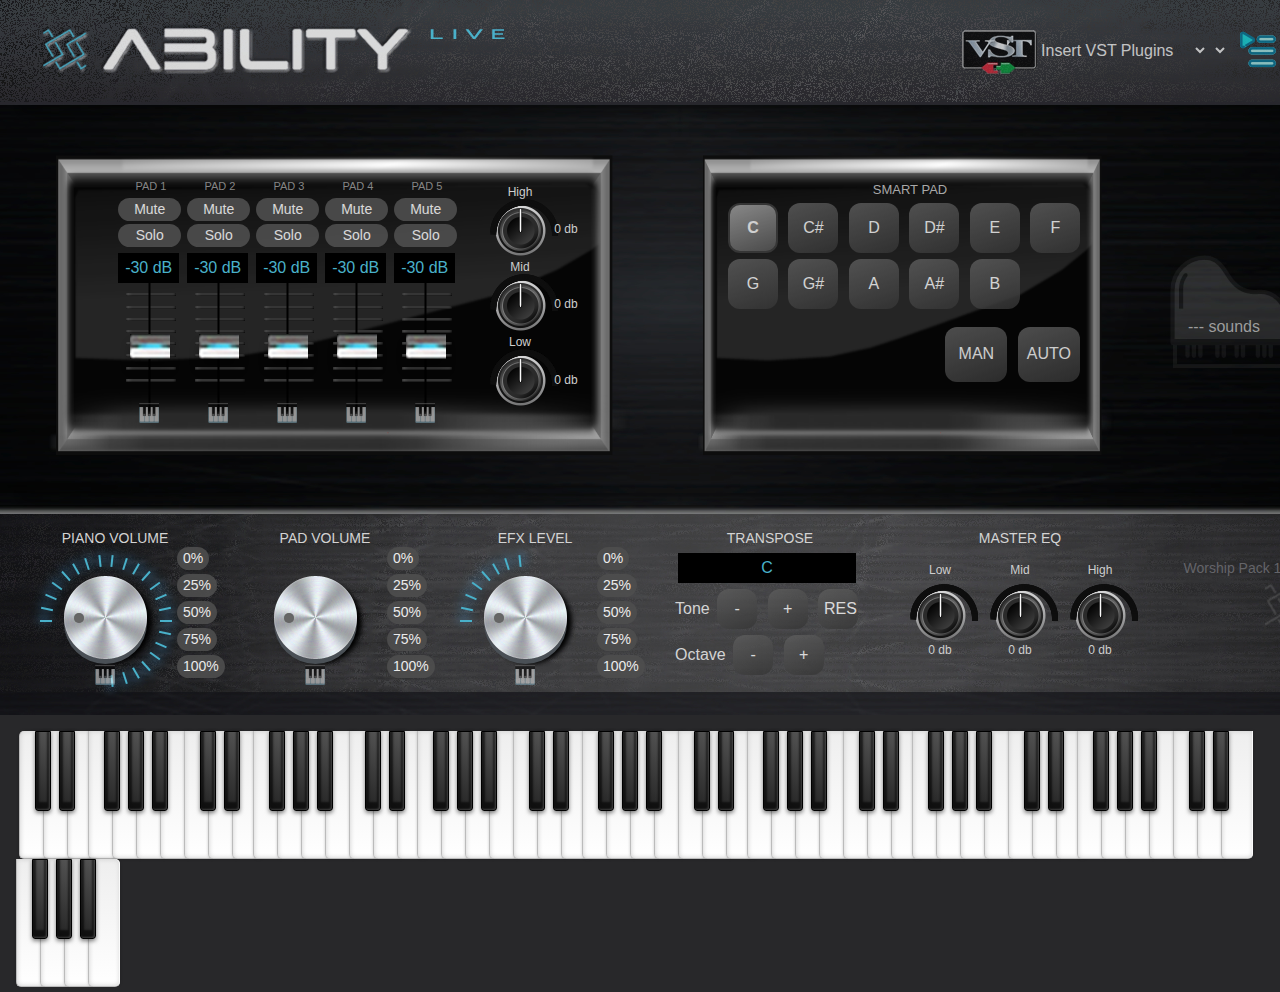
<file: WorshipPack/index.html>
<!DOCTYPE html>
<html>
<head>

    <meta charset="UTF-8">
    
  <!-- COMMON -->
  <script type="text/javascript" src="js/jquery-1.12.0.min.js"></script>
  <script type="text/javascript" src="js/ability.js"></script>
  <script type="text/javascript" src="js/script.js"></script>
  <script type="text/javascript" src="js/bootstrap.min.js"></script>
  <link rel='stylesheet' href='css/bootstrap.min.css'>

  <!-- MIXER -->
  <link rel='stylesheet' href='css/mixer.css' />
  <script type="text/javascript" src="js/mixer.js"></script>
  <!-- MIXER -->
  
  <!-- SHINY -->
  <link rel="stylesheet" href="css/knobKnob.css" />
  <script src="js/jquery-1.12.0.min.js"></script>
  <script src="js/knobKnob.jquery.js"></script>
  <!-- SHINY -->
  
  <!-- ROTARY -->
  <link href="css/jquery.rotaryswitch.css" rel="stylesheet" type="text/css">
  <script src="js/jquery.rotaryswitch.js"></script>
  <!-- ROTARY -->

  <!-- ROTARY -->
  <link rel='stylesheet' href='css/style.css'>
  <!-- ROTARY -->
  
  
</head>
<body onload="drawKeys(); loadSettings(); loadMixer(); loadRotary(); loadShiny(); init();" class="noselect" style="overflow: hidden; padding: 0px; margin: -5px; width: 100%; background:rgba(40,40,42,1.0)">

  


 <div style=" background-image: url(images/top.jpg); background-size: auto auto; position: relative; width:1370px; height:110px; ">



     <div style="display: flex; justify-content: center; float:right; height:110px; width: 500px;">

      <a class="toppadding" title="Insert VST Plugins" style="color:white; margin-right: 5px;" onclick="abilityCore.openVstVisual();" >
        <img style="margin-left:10px;"  src="[data-uri]">
        Insert VST Plugins
      </a>

      <select id="music_select_id" title="Select Bank"  onchange="bank_changed(this);" class="music_select_class toppadding form-select form-select-lg"  style="margin-left:10px; background-color: transparent; border-style: none; color:white !important">
      </select>

      <select id="sound_select_id" title="Select Preset"  onchange="sound_changed(this);" class="sound_select_class toppadding form-select form-select-lg" style="background-color: transparent; border-style: none; color:white !important">
      </select>


      <img style="margin-left:10px;" title="Open Sound List Editor" onclick="abilityCore.closeVstVisual()" data-toggle="modal" data-target="#soundlistmodal"  class="toppadding"  src="[data-uri]">

     </div>

     <div class="alert alert-warning alert-dismissible fade show" role="alert" style="display:none;">
      <span id="alert_msg_id"></span>
      <button type="button" class="close" data-dismiss="alert" aria-label="Close">
        <span aria-hidden="true">&times;</span>
      </button>
    </div>

 </div>
 
  <div style="background-image: url(images/mid.jpg); background-size: auto auto; position: relative; width:1370px; height:400px; "> <!-- background-image: url(images/mid.jpg); background-size: auto auto; -->
   
    <!--
    <video id="background-video" autoplay loop muted >
      <source src="theme/bg_pad.webm" type="video/webm">
    </video>
   -->
   
   
    <div style=" background-image: url(images/back_1.png); background-size: 100% 100%; position: absolute; width:600px; height:300px; padding:20px;margin:50px">
   
   
   	 <div class="mixer" style="margin-top:20px; margin-left:50px;">
        
		 
	
       	 <div class="faderbg" id="fader1">
		     <div class="upper-controls">
               <span class="faderpadlabel">PAD 1</span>
               <button class="button mute">Mute</button>
               <button class="button solo">Solo</button>
             </div>
        	 <input disabled type="text" class="lvl-display"/>
       	    <input type="range" class="fader" id="track1" isupdating="no" name="points" min="-80" max="20" value="0"/>
             <div style="font-size: 18px; position: absolute; margin-left:23px; margin-top: -10px; " class="midimap" onclick="midi_mapping('pad_volume_1');" data-toggle="modal" data-target="#midimappingmodal">
              &#127929;
            </div>
      	 </div>

		 
       	 <div class="faderbg" id="fader2">
		     <div class="upper-controls">
          <span class="faderpadlabel">PAD 2</span>
               <button class="button mute">Mute</button>
               <button class="button solo">Solo</button>
             </div>
        	 <input disabled type="text" class="lvl-display"/>
       	    <input type="range" class="fader" id="track2" isupdating="no" name="points" min="-80" max="20" value="0"/>
             <div style="font-size: 18px; position: absolute; margin-left:23px; margin-top: -10px; " class="midimap" onclick="midi_mapping('pad_volume_2');" data-toggle="modal" data-target="#midimappingmodal">
              &#127929;
            </div>
      	 </div>
		 
       	 <div class="faderbg" id="fader3">
		     <div class="upper-controls">
               <span class="faderpadlabel">PAD 3</span>
               <button class="button mute">Mute</button>
               <button class="button solo">Solo</button>
             </div>
        	 <input disabled type="text" class="lvl-display"/>
       	    <input type="range" class="fader" id="track3" isupdating="no" name="points" min="-80" max="20" value="0"/>
             <div style="font-size: 18px; position: absolute; margin-left:23px; margin-top: -10px; " class="midimap" onclick="midi_mapping('pad_volume_3');" data-toggle="modal" data-target="#midimappingmodal">
              &#127929;
            </div>
      	 </div>
		 
       	 <div class="faderbg" id="fader4">
		     <div class="upper-controls">
               <span class="faderpadlabel">PAD 4</span>
               <button class="button mute">Mute</button>
               <button class="button solo">Solo</button>
             </div>
        	 <input disabled type="text" class="lvl-display"/>
       	    <input type="range" class="fader" id="track4" isupdating="no" name="points" min="-80" max="20" value="0"/>
             <div style="font-size: 18px; position: absolute; margin-left:23px; margin-top: -10px; " class="midimap" onclick="midi_mapping('pad_volume_4');" data-toggle="modal" data-target="#midimappingmodal">
              &#127929;
            </div>
      	 </div>
		 
       	 <div class="faderbg" id="fader5">
		     <div class="upper-controls">
               <span class="faderpadlabel">PAD 5</span>
               <button class="button mute">Mute</button>
               <button class="button solo">Solo</button>
             </div>
        	 <input disabled type="text" class="lvl-display"/>
       	    <input type="range" class="fader" id="track5" isupdating="no" name="points" min="-80" max="20" value="0"/>
             <div style="font-size: 18px; position: absolute; margin-left:23px; margin-top: -10px; " class="midimap" onclick="midi_mapping('pad_volume_5');" data-toggle="modal" data-target="#midimappingmodal">
              &#127929;
            </div>
      	 </div>
	
	
		<div style="position: absolute; margin-left:380px; margin-top: 10px;">

		   <div style="color:rgb(206, 206, 206); position:absolute; margin-top: -22px; font-size: 12px; width: 50px; text-align: center;"><span>High</span></div>
		   <input id="eq_high_pad" type="text" class="rotarySwitch3a" value="0"><br>
       <div id="eq_high_pad_ind" style="color:rgb(206, 206, 206); position:absolute; margin-top: -60px; margin-left: 46px; font-size: 12px; width: 50px; text-align: center;"><span>0 db</span></div>

       <div style="color:rgb(206, 206, 206); position:absolute; margin-top: -22px; font-size: 12px; width: 50px; text-align: center;"><span>Mid</span></div>
		   <input id="eq_mid_pad" type="text" class="rotarySwitch3a" value="0"><br>
       <div id="eq_mid_pad_ind" style="color:rgb(206, 206, 206); position:absolute; margin-top: -60px; margin-left: 46px; font-size: 12px; width: 50px; text-align: center;"><span>0 db</span></div>


       <div style="color:rgb(206, 206, 206); position:absolute; margin-top: -22px; font-size: 12px; width: 50px; text-align: center;"><span>Low</span></div>
       <input id="eq_low_pad" type="text" class="rotarySwitch3a" value="0">
       <div id="eq_low_pad_ind" style="color:rgb(206, 206, 206); position:absolute; margin-top: -35px; margin-left: 46px; font-size: 12px; width: 50px; text-align: center;"><span>0 db</span></div>

       
	  </div>
	

    


		</div>

   
    </div>
	
	<div style=" background-image: url(images/back_1.png); background-size: 100% 100%; position: absolute;  left:650px; width:430px; height:300px; padding:20px;margin:50px; color:white">
	    
    <!--
    <select  size="3"  style="margin: 20px; background-color: transparent; color:white; border: none; text-decoration: none; display: inline-block; width: calc(100% - 60px);">
       <option value="bach" >Bach</option>
       <option value="mozart">Mozart</option>
       <option value="villa" selected="selected">Villa Lobos</option>
    </select>   
    -->   

    <div style="padding: 10px;">
      <div style="text-align: center; margin-top: -5px; color: rgb(168, 168, 168); font-size: 13px;">SMART PAD</div>
      <button id="pad_C" type="button" class="button pad padselected" onclick="setPadsToneByNote($(this).html());">C</button>
      <button id="pad_Cs" type="button" class="button pad" onclick="setPadsToneByNote($(this).html());">C#</button>
      <button id="pad_D" type="button" class="button pad" onclick="setPadsToneByNote($(this).html());">D</button>
      <button id="pad_Ds" type="button" class="button pad" onclick="setPadsToneByNote($(this).html());">D#</button>
      <button id="pad_E" type="button" class="button pad" onclick="setPadsToneByNote($(this).html());">E</button>
      <button id="pad_F" type="button" class="button pad" onclick="setPadsToneByNote($(this).html());">F</button>
      <br>
      <button id="pad_G" type="button" class="button pad" onclick="setPadsToneByNote($(this).html());">G</button>
      <button id="pad_Gs" type="button" class="button pad" onclick="setPadsToneByNote($(this).html());">G#</button>
      <button id="pad_A" type="button" class="button pad" onclick="setPadsToneByNote($(this).html());">A</button>
      <button id="pad_As" type="button" class="button pad" onclick="setPadsToneByNote($(this).html());">A#</button>
      <button id="pad_B" type="button" class="button pad" onclick="setPadsToneByNote($(this).html());">B</button>
      <br>
      <button type="button" class="button pad padbig" style="visibility: hidden; background: linear-gradient(160deg,rgb(230, 188, 0), rgb(187, 112, 0));" onclick="goToPadVolume('shinybar1','shinyknob1',0,  0);">PAD 1</button>
      <button type="button" class="button pad padbig" style="visibility: hidden; background: linear-gradient(180deg,rgb(230, 188, 0), rgb(187, 112, 0));" onclick="goToPadVolume('shinybar1','shinyknob1',0,  0);">PAD 1</button>
      <button type="button" class="button pad padbig" style="visibility: hidden; background: linear-gradient(180deg,rgb(230, 188, 0), rgb(187, 112, 0));" onclick="goToPadVolume('shinybar1','shinyknob1',0,  0);">PAD 1</button>
      <button id="pad_manual" type="button" class="button pad padbig"  onclick="set_auto_pad(false);">MAN</button>
      <button id="pad_auto" type="button" class="button pad padbig"  onclick="set_auto_pad(true);">AUTO</button>
      
    </div>
		 
	</div>
   
  <div style="color:rgb(156, 156, 156);  margin-top: 210px; margin-right: 105px; float: right;"><span id="buffercount" >---</span><span> sounds</span></div>



 </div>

 <div style=" background-image: url(images/bottom.jpg); background-size: auto auto; position: relative; width:1370px; height:210px;">
   
	<div id="shinybar1" class="shinybars" style="margin-top: 10px;" >

    <div style="position: absolute;  margin-left:60px; margin-top: 13px; text-align: center; width: 120px; color: lightgray; font-size: 14px;">PIANO VOLUME</div>
    <div style="position: absolute; margin-left:180px; margin-top: 30px;">
      <button type="button" class="button" onclick="goToPadVolume('shinybar1','shinyknob1',0,  0);">0%</button><br>
      <button type="button" class="button" onclick="goToPadVolume('shinybar1','shinyknob1',0,  25);">25%</button><br>
      <button type="button" class="button" onclick="goToPadVolume('shinybar1','shinyknob1',0,  50);">50%</button><br>
      <button type="button" class="button" onclick="goToPadVolume('shinybar1','shinyknob1',0,  75);">75%</button><br>
      <button type="button" class="button" onclick="goToPadVolume('shinybar1','shinyknob1',0,  100);">100%</button>
    </div>
    <div style="font-size: 18px; position: absolute; margin-left:99px; margin-top: 145px; z-index: 99999; " class="midimap" onclick="midi_mapping('shiny_1');" data-toggle="modal" data-target="#midimappingmodal">
      &#127929;
    </div>


		<div id="shinyknob1" class="shinyknobcontrol" isupdating="no" ></div>
	</div>
	
	<div id="shinybar2" class="shinybars" style="margin-top: 10px; left:210px;">

    <div style="position: absolute;  margin-left:60px; margin-top: 13px; text-align: center; width: 120px; color: lightgray; font-size: 14px;">PAD VOLUME</div>
    <div style="position: absolute; margin-left:180px; margin-top: 30px;">
      <button type="button" class="button" onclick="goToPadVolume('shinybar2','shinyknob2',1,  0);">0%</button><br>
      <button type="button" class="button" onclick="goToPadVolume('shinybar2','shinyknob2',1,  25);">25%</button><br>
      <button type="button" class="button" onclick="goToPadVolume('shinybar2','shinyknob2',1,  50);">50%</button><br>
      <button type="button" class="button" onclick="goToPadVolume('shinybar2','shinyknob2',1,  75);">75%</button><br>
      <button type="button" class="button" onclick="goToPadVolume('shinybar2','shinyknob2',1,  100);">100%</button>
    </div>
    <div style="font-size: 18px; position: absolute; margin-left:99px; margin-top: 145px; z-index: 99999; " class="midimap" onclick="midi_mapping('shiny_2');" data-toggle="modal" data-target="#midimappingmodal">
      &#127929;
    </div>

		<div id="shinyknob2" class="shinyknobcontrol" isupdating="no" ></div>
	</div>

	<div id="shinybar3" class="shinybars" style="margin-top: 10px; left:420px; ">

    <div style="position: absolute;  margin-left:60px; margin-top: 13px; text-align: center; width: 120px; color: lightgray; font-size: 14px;">EFX LEVEL</div>
    <div style="position: absolute; margin-left:180px; margin-top: 30px;">
      <button type="button" class="button" onclick="goToPadVolume('shinybar3','shinyknob3',2,  0);">0%</button><br>
      <button type="button" class="button" onclick="goToPadVolume('shinybar3','shinyknob3',2,  25);">25%</button><br>
      <button type="button" class="button" onclick="goToPadVolume('shinybar3','shinyknob3',2,  50);">50%</button><br>
      <button type="button" class="button" onclick="goToPadVolume('shinybar3','shinyknob3',2,  75);">75%</button><br>
      <button type="button" class="button" onclick="goToPadVolume('shinybar3','shinyknob3',2,  100);">100%</button>
    </div>
    <div style="font-size: 18px; position: absolute; margin-left:99px; margin-top: 145px; z-index: 99999; " class="midimap" onclick="midi_mapping('shiny_3');" data-toggle="modal" data-target="#midimappingmodal">
      &#127929;
    </div>

		<div id="shinyknob3" class="shinyknobcontrol" isupdating="no" ></div>
        
	</div>

	<div id="xxxxxxx" class="shinybars" style="margin-top: 10px; left:630px; width: 250px !important;">

    <div style="position: absolute;  margin-left:60px; margin-top: 13px; text-align: center; width: 170px; color: lightgray; font-size: 14px;">TRANSPOSE</div>
    <div style="position: absolute !important; margin-left:50px; margin-top: 35px;">
        <input id="transpose_id" disabled type="text" class="lvl-display" value="C"/>
        <span style="color: lightgray;">Tone</span>
        <button id="pad_F" type="button" class="button padnano" onclick="set_transpose(-999);">-</button>
        <button id="pad_F" type="button" class="button padnano" onclick="set_transpose(999);">+</button>
        <button id="pad_F" type="button" class="button padnano" onclick="set_transpose(0);">RES</button>
        <span style="color: lightgray;">Octave</span>
        <button id="pad_F" type="button" class="button padnano" onclick="set_transpose(-9999);">-</button>
        <button id="pad_F" type="button" class="button padnano" onclick="set_transpose(9999);">+</button>
    </div>
	</div>

	<div id="xxxxxxx" class="shinybars" style="margin-top: 10px; left:840px; width: 300px !important;">

    <div style="position: absolute;  margin-left:60px; margin-top: 13px; text-align: center; width: 250px; color: lightgray; font-size: 14px;">MASTER EQ</div>
    <div style="position: absolute !important; margin-left:50px; margin-top: 35px;">
    
      <div style="position: absolute !important; margin-left:30px; margin-top: 40px;">
        <div style="color:rgb(206, 206, 206); position:absolute; margin-top: -29px; font-size: 12px; width: 50px; text-align: center;"><span>Low</span></div>
        <input id="eq_low_master" type="text" class="rotarySwitch3a" value="0">
        <div id="eq_low_master_ind" style="color:rgb(206, 206, 206); position:absolute; margin-top: 0px; font-size: 12px; width: 50px; text-align: center;"><span>0 db</span></div>
      </div>


      <div style="position: absolute !important; margin-left:110px; margin-top: 40px;">
        <div style="color:rgb(206, 206, 206); position:absolute; margin-top: -29px; font-size: 12px; width: 50px; text-align: center;"><span>Mid</span></div>
        <input id="eq_mid_master" type="text" class="rotarySwitch3a" value="0">
        <div id="eq_mid_master_ind" style="color:rgb(206, 206, 206); position:absolute; margin-top: 0px; font-size: 12px; width: 50px; text-align: center;"><span>0 db</span></div>
      </div>

      <div style="position: absolute !important; margin-left:190px; margin-top: 40px;">
        <div style="color:rgb(206, 206, 206); position:absolute; margin-top: -29px; font-size: 12px; width: 50px; text-align: center;"><span>High</span></div>
        <input id="eq_high_master" type="text" class="rotarySwitch3a" value="0">
        <div id="eq_high_master_ind" style="color:rgb(206, 206, 206); position:absolute; margin-top: 0px; font-size: 12px; width: 50px; text-align: center;"><span>0 db</span></div>
      </div>

    </div>
	</div>

	<div class="shinybars" style="margin-top: 40px; left:1180px; width: 100px !important; ">

    <div style="position: absolute;  margin-left:0px; margin-top: 13px; text-align: center; width: 150px; color: rgb(100, 100, 105); font-size: 14px;">Worship Pack 1.2.0.0</div>

	</div>


 </div>

<div style="position: relative; bottom: 0; width: 100%;  margin-bottom: 5px; margin-left: -8px;">
        <ul id="piano_keys" class="set" ></ul>
</div>

<div class="modal fade" id="soundlistmodal" tabindex="-1" role="dialog" aria-labelledby="soundlistmodallabel" aria-hidden="true" >
  <div class="modal-dialog" style="max-width: 90%; " role="document">
      <div class="modal-content" style="background-color: transparent !important; ">
      <div class="modal-header text-light" style="background-color: rgba(49, 49, 49, 0.93) !important;">
          <h4 class="modal-title " id="soundlistmodallabel">Banks and Sounds</h4>
        <button type="button" class="close text-light" data-dismiss="modal" aria-label="Close">
          <span aria-hidden="true">&times;</span>
        </button>
      </div>
      <div class="modal-body" style="background-color:rgba(54, 54, 54, 0.93) !important; color:white">

        <div class="container">
          <div class="row">
            <div class="col-sm">
              <h5 id="soundlistmodaltext" class="modal-title" id="soundlistmodallabel">Banks</h5>
            </div>
            <div class="col-sm">
              <h5 id="soundlistmodaltext" class="modal-title" id="soundlistmodallabel">Sounds</h5>
            </div>
            <div class="col-sm">
              
            </div>
          </div>
          <div class="row">
            <div class="col-sm">
              <select id="music_select_id_modal" size="6" onclick="bank_click(this);" onchange="bank_changed(this);" class="music_select_class toppadding form-select form-select-lg" name="cars" id="cars" style="background-color: transparent; border-style: none; color:white !important; width: 100%; height: 100%;">
              </select>
            </div>
            <div class="col-sm">
              <select id="sound_select_id_modal" size="6" onclick="sound_click(this);" onchange="sound_changed(this, true);" class="sound_select_class toppadding form-select form-select-lg" name="cars" id="cars" style="background-color: transparent; border-style: none; color:white !important; width: 100%; height: 100%;">
              </select>
            </div>
            <div class="col-sm">

              <div class="container">
                <div class="row">
                  <div class="col-sm">
                    Type
                  </div>
                  <div class="col-sm">
                    <input id="sel_bank_sound_type" type="text" disabled/>
                  </div>
                </div>
                <div class="row">
                  <div class="col-sm">
                    Name
                  </div>
                  <div class="col-sm">
                    <input id="sel_bank_sound_name" type="text" onchange="bank_sound_type_change()" curtype="" curname="" />
                  </div>
                </div>
                <div class="row">
                  <div class="col-sm">
                    
                  </div>
                  <div class="col-sm">
                    <span class="toppadding" onclick="saveSettings(); modal_alert('Bank and Sound','Bank and Sound saved successfully!')" data-toggle="modal" data-target="#alertmodal">
                      <img title="Save" style="width: 40px;" class="toppadding"  src="[data-uri]">        
                      <span >Save Preset</span>
                    </span>
                  </div>
                </div>


              </div>
  
              
            </div>
          </div>
          <div class="row">

            <div class="col-sm" >

              <span class="toppadding" onclick="create_new_bank();" >
                <img title="New" style="width: 40px;" data-toggle="modal" data-target="#descriptionModal" src="[data-uri]">
                <span >New Bank</span>
              </span>

              <span class="toppadding" onclick="delete_bank();" >
                <img title="Delete" style="width: 40px;" onclick="delete_bank();" class="toppadding"  src="[data-uri]">
                <span >Delete Bank</span>
              </span>


            </div>
            <div class="col-sm" >

              <span class="toppadding" onclick="create_new_sound();">
                <img title="New" style="width: 40px;" data-toggle="modal" data-target="#descriptionModal" src="[data-uri]">
                <span >New Preset</span>
              </span>

              <span class="toppadding" onclick="delete_sound();">
                <img title="Delete" style="width: 40px;" onclick="delete_sound();" class="toppadding"  src="[data-uri]">
                <span >Delete Preset</span>
              </span>

            </div>
            <div class="col-sm">



            </div>
          </div>
        </div>

          






      </div>
      <div class="modal-footer" style="background-color: rgba(54, 54, 54, 0.93) !important; ">
        <button type="button" class="btn btn-secondary" data-dismiss="modal">Close</button>
      </div>
    </div>
  </div>
</div>

<div class="modal fade" id="midimappingmodal" tabindex="-1" role="dialog" aria-labelledby="midimappingmodallabel" aria-hidden="true" >
  <div class="modal-dialog" style="max-width: 70%; " role="document">
      <div class="modal-content" style="background-color: transparent !important; ">
      <div class="modal-header text-light" style="background-color: rgba(49, 49, 49, 0.93) !important;">
          <h4 class="modal-title " id="midimappingmodallabel">Midi Controller Mapping</h4>
        <button type="button" class="close text-light" data-dismiss="modal" aria-label="Close">
          <span aria-hidden="true">&times;</span>
        </button>
      </div>
      <div class="modal-body" style="background-color:rgba(54, 54, 54, 0.93) !important; color:white">

        <div class="container">
          <div class="row">
            <div class="col-sm">
              <h5 id="midimappingmodaltext" class="modal-title" id="midimappingmodallabel">Actual Midi Event</h5>
            </div>
            <div class="col-sm">
              <h5 id="midimappingmodaltext" class="modal-title" id="midimappingmodallabel">Condition</h5>
            </div>
          </div>
          <div class="row" style="margin-top:10px">
            <div class="col-sm">
              <span id="last_midi_event_id" class="modal-title" id="midimappingmodallabel"></span>
            </div>
            <div id="midi_mapping_condition" class="col-sm">
              


            </div>
          </div>
        </div>


      </div>
      <div class="modal-footer" style="background-color: rgba(54, 54, 54, 0.93) !important; ">
        <button type="button" class="btn btn-secondary" data-dismiss="modal">Close</button>
      </div>
    </div>
  </div>
</div>

<div class="modal fade" id="alertmodal" tabindex="-1" role="dialog" aria-labelledby="alertmodallabel" aria-hidden="true" >
  <div class="modal-dialog" style="max-width: 70%; margin-top: 100px;" role="document">
      <div class="modal-content" style="background-color: transparent !important; ">
      <div class="modal-header text-light" style="background-color: rgba(27, 27, 27, 0.93) !important;">
          <h4 class="modal-title " id="alertmodallabel"></h4>
        <button type="button" class="close text-light" data-dismiss="modal" aria-label="Close">
          <span aria-hidden="true">&times;</span>
        </button>
      </div>
      <div class="modal-body" style="background-color:rgba(27, 27, 27, 0.93) !important; color:white">

        <h4 class="modal-title " id="alertmodalbody"></h4>

      </div>
      <div class="modal-footer" style="background-color: rgba(27, 27, 27, 0.93) !important; ">
        <button type="button" class="btn btn-secondary" data-dismiss="modal">Close</button>
      </div>
    </div>
  </div>
</div>

</body>
</html>
</file>
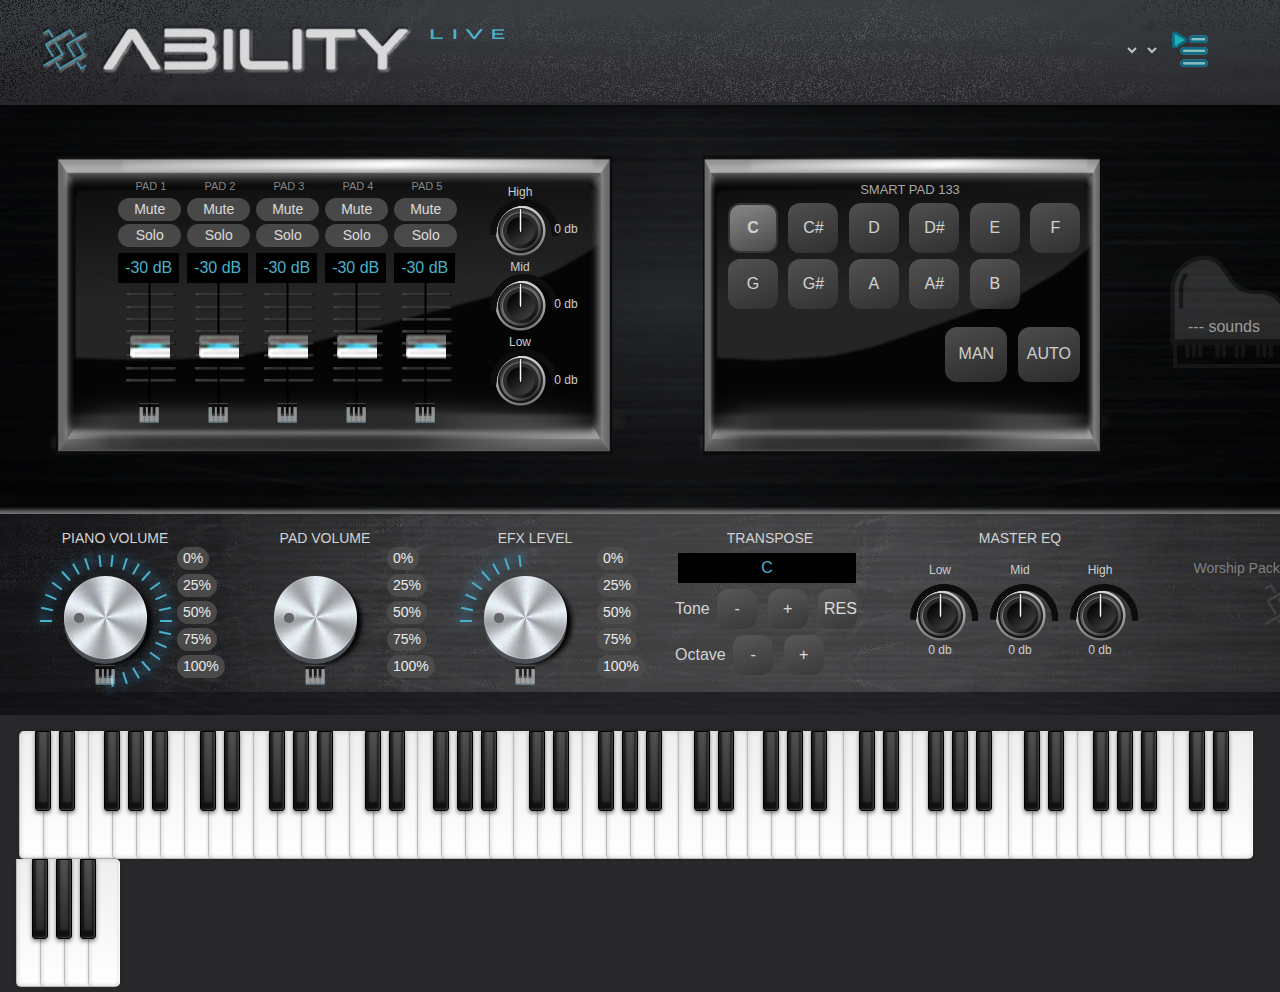
<file: WorshipPack/worshippack.html>
<!DOCTYPE html>
<html>
<head>

    <meta charset="UTF-8">
    
  <!-- COMMON -->
  <script type="text/javascript" src="js/jquery-1.12.0.min.js"></script>
  <script type="text/javascript" src="js/ability.js"></script>
  <script type="text/javascript" src="js/script.js"></script>
  <script type="text/javascript" src="js/bootstrap.min.js"></script>
  <link rel='stylesheet' href='css/bootstrap.min.css'>

  <!-- MIXER -->
  <link rel='stylesheet' href='css/mixer.css' />
  <script type="text/javascript" src="js/mixer.js"></script>
  <!-- MIXER -->
  
  <!-- SHINY -->
  <link rel="stylesheet" href="css/knobKnob.css" />
  <script src="js/jquery-1.12.0.min.js"></script>
  <script src="js/knobKnob.jquery.js"></script>
  <!-- SHINY -->
  
  <!-- ROTARY -->
  <link href="css/jquery.rotaryswitch.css" rel="stylesheet" type="text/css">
  <script src="js/jquery.rotaryswitch.js"></script>
  <!-- ROTARY -->

  <!-- ROTARY -->
  <link rel='stylesheet' href='css/style.css'>
  <!-- ROTARY -->
  
  
</head>
<body onload="drawKeys(); loadSettings(); loadMixer(); loadRotary(); loadShiny(); init();" class="noselect" style="overflow: hidden; padding: 0px; margin: -5px; width: 100%; background:rgba(40,40,42,1.0)">



 <div style=" background-image: url(images/top.jpg); background-size: auto auto; position: relative; width:1370px; height:110px; ">



     <div style="display: flex; justify-content: center; float:right; height:110px; width: 400px;">

     

      <select id="music_select_id" onchange="bank_changed(this);" class="music_select_class toppadding form-select form-select-lg" name="cars" id="cars" style="background-color: transparent; border-style: none; color:white !important">
      </select>

      <select id="sound_select_id" onchange="sound_changed(this);" class="sound_select_class toppadding form-select form-select-lg" name="cars" id="cars" style="background-color: transparent; border-style: none; color:white !important">
      </select>

      <img style="margin-left:10px;" title="Open Sound List Editor" data-toggle="modal" data-target="#soundlistmodal"  class="toppadding"  src="[data-uri]">

     </div>

     <div class="alert alert-warning alert-dismissible fade show" role="alert" style="display:none;">
      <span id="alert_msg_id"></span>
      <button type="button" class="close" data-dismiss="alert" aria-label="Close">
        <span aria-hidden="true">&times;</span>
      </button>
    </div>

 </div>
 
  <div style="background-image: url(images/mid.jpg); background-size: auto auto; position: relative; width:1370px; height:400px; "> <!-- background-image: url(images/mid.jpg); background-size: auto auto; -->
   
    <!--
    <video id="background-video" autoplay loop muted >
      <source src="theme/bg_pad.webm" type="video/webm">
    </video>
   -->
   
   
    <div style=" background-image: url(images/back_1.png); background-size: 100% 100%; position: absolute; width:600px; height:300px; padding:20px;margin:50px">
   
   
   	 <div class="mixer" style="margin-top:20px; margin-left:50px;">
        
		 
	
       	 <div class="faderbg" id="fader1">
		     <div class="upper-controls">
               <span class="faderpadlabel">PAD 1</span>
               <button class="button mute">Mute</button>
               <button class="button solo">Solo</button>
             </div>
        	 <input disabled type="text" class="lvl-display"/>
       	    <input type="range" class="fader" id="track1" isupdating="no" name="points" min="-80" max="20" value="0"/>
             <div style="font-size: 18px; position: absolute; margin-left:23px; margin-top: -10px; " class="midimap" onclick="midi_mapping('pad_volume_1');" data-toggle="modal" data-target="#midimappingmodal">
              &#127929;
            </div>
      	 </div>

		 
       	 <div class="faderbg" id="fader2">
		     <div class="upper-controls">
          <span class="faderpadlabel">PAD 2</span>
               <button class="button mute">Mute</button>
               <button class="button solo">Solo</button>
             </div>
        	 <input disabled type="text" class="lvl-display"/>
       	    <input type="range" class="fader" id="track2" isupdating="no" name="points" min="-80" max="20" value="0"/>
             <div style="font-size: 18px; position: absolute; margin-left:23px; margin-top: -10px; " class="midimap" onclick="midi_mapping('pad_volume_2');" data-toggle="modal" data-target="#midimappingmodal">
              &#127929;
            </div>
      	 </div>
		 
       	 <div class="faderbg" id="fader3">
		     <div class="upper-controls">
               <span class="faderpadlabel">PAD 3</span>
               <button class="button mute">Mute</button>
               <button class="button solo">Solo</button>
             </div>
        	 <input disabled type="text" class="lvl-display"/>
       	    <input type="range" class="fader" id="track3" isupdating="no" name="points" min="-80" max="20" value="0"/>
             <div style="font-size: 18px; position: absolute; margin-left:23px; margin-top: -10px; " class="midimap" onclick="midi_mapping('pad_volume_3');" data-toggle="modal" data-target="#midimappingmodal">
              &#127929;
            </div>
      	 </div>
		 
       	 <div class="faderbg" id="fader4">
		     <div class="upper-controls">
               <span class="faderpadlabel">PAD 4</span>
               <button class="button mute">Mute</button>
               <button class="button solo">Solo</button>
             </div>
        	 <input disabled type="text" class="lvl-display"/>
       	    <input type="range" class="fader" id="track4" isupdating="no" name="points" min="-80" max="20" value="0"/>
             <div style="font-size: 18px; position: absolute; margin-left:23px; margin-top: -10px; " class="midimap" onclick="midi_mapping('pad_volume_4');" data-toggle="modal" data-target="#midimappingmodal">
              &#127929;
            </div>
      	 </div>
		 
       	 <div class="faderbg" id="fader5">
		     <div class="upper-controls">
               <span class="faderpadlabel">PAD 5</span>
               <button class="button mute">Mute</button>
               <button class="button solo">Solo</button>
             </div>
        	 <input disabled type="text" class="lvl-display"/>
       	    <input type="range" class="fader" id="track5" isupdating="no" name="points" min="-80" max="20" value="0"/>
             <div style="font-size: 18px; position: absolute; margin-left:23px; margin-top: -10px; " class="midimap" onclick="midi_mapping('pad_volume_5');" data-toggle="modal" data-target="#midimappingmodal">
              &#127929;
            </div>
      	 </div>
	
	
		<div style="position: absolute; margin-left:380px; margin-top: 10px;">

		   <div style="color:rgb(206, 206, 206); position:absolute; margin-top: -22px; font-size: 12px; width: 50px; text-align: center;"><span>High</span></div>
		   <input id="eq_high_pad" type="text" class="rotarySwitch3a" value="0"><br>
       <div id="eq_high_pad_ind" style="color:rgb(206, 206, 206); position:absolute; margin-top: -60px; margin-left: 46px; font-size: 12px; width: 50px; text-align: center;"><span>0 db</span></div>

       <div style="color:rgb(206, 206, 206); position:absolute; margin-top: -22px; font-size: 12px; width: 50px; text-align: center;"><span>Mid</span></div>
		   <input id="eq_mid_pad" type="text" class="rotarySwitch3a" value="0"><br>
       <div id="eq_mid_pad_ind" style="color:rgb(206, 206, 206); position:absolute; margin-top: -60px; margin-left: 46px; font-size: 12px; width: 50px; text-align: center;"><span>0 db</span></div>


       <div style="color:rgb(206, 206, 206); position:absolute; margin-top: -22px; font-size: 12px; width: 50px; text-align: center;"><span>Low</span></div>
       <input id="eq_low_pad" type="text" class="rotarySwitch3a" value="0">
       <div id="eq_low_pad_ind" style="color:rgb(206, 206, 206); position:absolute; margin-top: -35px; margin-left: 46px; font-size: 12px; width: 50px; text-align: center;"><span>0 db</span></div>

       
	  </div>
	

    


		</div>

   
    </div>
	
	<div style=" background-image: url(images/back_1.png); background-size: 100% 100%; position: absolute;  left:650px; width:430px; height:300px; padding:20px;margin:50px; color:white">
	    
    <!--
    <select  size="3"  style="margin: 20px; background-color: transparent; color:white; border: none; text-decoration: none; display: inline-block; width: calc(100% - 60px);">
       <option value="bach" >Bach</option>
       <option value="mozart">Mozart</option>
       <option value="villa" selected="selected">Villa Lobos</option>
    </select>   
    -->   

    <div style="padding: 10px;">
      <div style="text-align: center; margin-top: -5px; color: rgb(168, 168, 168); font-size: 13px;">SMART PAD 133</div>
      <button id="pad_C" type="button" class="button pad padselected" onclick="setPadsToneByNote($(this).html());">C</button>
      <button id="pad_Cs" type="button" class="button pad" onclick="setPadsToneByNote($(this).html());">C#</button>
      <button id="pad_D" type="button" class="button pad" onclick="setPadsToneByNote($(this).html());">D</button>
      <button id="pad_Ds" type="button" class="button pad" onclick="setPadsToneByNote($(this).html());">D#</button>
      <button id="pad_E" type="button" class="button pad" onclick="setPadsToneByNote($(this).html());">E</button>
      <button id="pad_F" type="button" class="button pad" onclick="setPadsToneByNote($(this).html());">F</button>
      <br>
      <button id="pad_G" type="button" class="button pad" onclick="setPadsToneByNote($(this).html());">G</button>
      <button id="pad_Gs" type="button" class="button pad" onclick="setPadsToneByNote($(this).html());">G#</button>
      <button id="pad_A" type="button" class="button pad" onclick="setPadsToneByNote($(this).html());">A</button>
      <button id="pad_As" type="button" class="button pad" onclick="setPadsToneByNote($(this).html());">A#</button>
      <button id="pad_B" type="button" class="button pad" onclick="setPadsToneByNote($(this).html());">B</button>
      <br>
      <button type="button" class="button pad padbig" style="visibility: hidden; background: linear-gradient(160deg,rgb(230, 188, 0), rgb(187, 112, 0));" onclick="goToPadVolume('shinybar1','shinyknob1',0,  0);">PAD 1</button>
      <button type="button" class="button pad padbig" style="visibility: hidden; background: linear-gradient(180deg,rgb(230, 188, 0), rgb(187, 112, 0));" onclick="goToPadVolume('shinybar1','shinyknob1',0,  0);">PAD 1</button>
      <button type="button" class="button pad padbig" style="visibility: hidden; background: linear-gradient(180deg,rgb(230, 188, 0), rgb(187, 112, 0));" onclick="goToPadVolume('shinybar1','shinyknob1',0,  0);">PAD 1</button>
      <button id="pad_manual" type="button" class="button pad padbig"  onclick="set_auto_pad(false);">MAN</button>
      <button id="pad_auto" type="button" class="button pad padbig"  onclick="set_auto_pad(true);">AUTO</button>
      
    </div>
		 
	</div>
   
  <div style="color:rgb(156, 156, 156);  margin-top: 210px; margin-right: 105px; float: right;"><span id="buffercount" >---</span><span> sounds</span></div>



 </div>

 <div style=" background-image: url(images/bottom.jpg); background-size: auto auto; position: relative; width:1370px; height:210px;">
   
	<div id="shinybar1" class="shinybars" style="margin-top: 10px;" >

    <div style="position: absolute;  margin-left:60px; margin-top: 13px; text-align: center; width: 120px; color: lightgray; font-size: 14px;">PIANO VOLUME</div>
    <div style="position: absolute; margin-left:180px; margin-top: 30px;">
      <button type="button" class="button" onclick="goToPadVolume('shinybar1','shinyknob1',0,  0);">0%</button><br>
      <button type="button" class="button" onclick="goToPadVolume('shinybar1','shinyknob1',0,  25);">25%</button><br>
      <button type="button" class="button" onclick="goToPadVolume('shinybar1','shinyknob1',0,  50);">50%</button><br>
      <button type="button" class="button" onclick="goToPadVolume('shinybar1','shinyknob1',0,  75);">75%</button><br>
      <button type="button" class="button" onclick="goToPadVolume('shinybar1','shinyknob1',0,  100);">100%</button>
    </div>
    <div style="font-size: 18px; position: absolute; margin-left:99px; margin-top: 145px; z-index: 99999; " class="midimap" onclick="midi_mapping('shiny_1');" data-toggle="modal" data-target="#midimappingmodal">
      &#127929;
    </div>


		<div id="shinyknob1" class="shinyknobcontrol" isupdating="no" ></div>
	</div>
	
	<div id="shinybar2" class="shinybars" style="margin-top: 10px; left:210px;">

    <div style="position: absolute;  margin-left:60px; margin-top: 13px; text-align: center; width: 120px; color: lightgray; font-size: 14px;">PAD VOLUME</div>
    <div style="position: absolute; margin-left:180px; margin-top: 30px;">
      <button type="button" class="button" onclick="goToPadVolume('shinybar2','shinyknob2',1,  0);">0%</button><br>
      <button type="button" class="button" onclick="goToPadVolume('shinybar2','shinyknob2',1,  25);">25%</button><br>
      <button type="button" class="button" onclick="goToPadVolume('shinybar2','shinyknob2',1,  50);">50%</button><br>
      <button type="button" class="button" onclick="goToPadVolume('shinybar2','shinyknob2',1,  75);">75%</button><br>
      <button type="button" class="button" onclick="goToPadVolume('shinybar2','shinyknob2',1,  100);">100%</button>
    </div>
    <div style="font-size: 18px; position: absolute; margin-left:99px; margin-top: 145px; z-index: 99999; " class="midimap" onclick="midi_mapping('shiny_2');" data-toggle="modal" data-target="#midimappingmodal">
      &#127929;
    </div>

		<div id="shinyknob2" class="shinyknobcontrol" isupdating="no" ></div>
	</div>

	<div id="shinybar3" class="shinybars" style="margin-top: 10px; left:420px; ">

    <div style="position: absolute;  margin-left:60px; margin-top: 13px; text-align: center; width: 120px; color: lightgray; font-size: 14px;">EFX LEVEL</div>
    <div style="position: absolute; margin-left:180px; margin-top: 30px;">
      <button type="button" class="button" onclick="goToPadVolume('shinybar3','shinyknob3',2,  0);">0%</button><br>
      <button type="button" class="button" onclick="goToPadVolume('shinybar3','shinyknob3',2,  25);">25%</button><br>
      <button type="button" class="button" onclick="goToPadVolume('shinybar3','shinyknob3',2,  50);">50%</button><br>
      <button type="button" class="button" onclick="goToPadVolume('shinybar3','shinyknob3',2,  75);">75%</button><br>
      <button type="button" class="button" onclick="goToPadVolume('shinybar3','shinyknob3',2,  100);">100%</button>
    </div>
    <div style="font-size: 18px; position: absolute; margin-left:99px; margin-top: 145px; z-index: 99999; " class="midimap" onclick="midi_mapping('shiny_3');" data-toggle="modal" data-target="#midimappingmodal">
      &#127929;
    </div>

		<div id="shinyknob3" class="shinyknobcontrol" isupdating="no" ></div>
        
	</div>

	<div id="xxxxxxx" class="shinybars" style="margin-top: 10px; left:630px; width: 250px !important;">

    <div style="position: absolute;  margin-left:60px; margin-top: 13px; text-align: center; width: 170px; color: lightgray; font-size: 14px;">TRANSPOSE</div>
    <div style="position: absolute !important; margin-left:50px; margin-top: 35px;">
        <input id="transpose_id" disabled type="text" class="lvl-display" value="C"/>
        <span style="color: lightgray;">Tone</span>
        <button id="pad_F" type="button" class="button padnano" onclick="set_transpose(-999);">-</button>
        <button id="pad_F" type="button" class="button padnano" onclick="set_transpose(999);">+</button>
        <button id="pad_F" type="button" class="button padnano" onclick="set_transpose(0);">RES</button>
        <span style="color: lightgray;">Octave</span>
        <button id="pad_F" type="button" class="button padnano" onclick="set_transpose(-9999);">-</button>
        <button id="pad_F" type="button" class="button padnano" onclick="set_transpose(9999);">+</button>
    </div>
	</div>

	<div id="xxxxxxx" class="shinybars" style="margin-top: 10px; left:840px; width: 300px !important;">

    <div style="position: absolute;  margin-left:60px; margin-top: 13px; text-align: center; width: 250px; color: lightgray; font-size: 14px;">MASTER EQ</div>
    <div style="position: absolute !important; margin-left:50px; margin-top: 35px;">
    
      <div style="position: absolute !important; margin-left:30px; margin-top: 40px;">
        <div style="color:rgb(206, 206, 206); position:absolute; margin-top: -29px; font-size: 12px; width: 50px; text-align: center;"><span>Low</span></div>
        <input id="eq_low_master" type="text" class="rotarySwitch3a" value="0">
        <div id="eq_low_master_ind" style="color:rgb(206, 206, 206); position:absolute; margin-top: 0px; font-size: 12px; width: 50px; text-align: center;"><span>0 db</span></div>
      </div>


      <div style="position: absolute !important; margin-left:110px; margin-top: 40px;">
        <div style="color:rgb(206, 206, 206); position:absolute; margin-top: -29px; font-size: 12px; width: 50px; text-align: center;"><span>Mid</span></div>
        <input id="eq_mid_master" type="text" class="rotarySwitch3a" value="0">
        <div id="eq_mid_master_ind" style="color:rgb(206, 206, 206); position:absolute; margin-top: 0px; font-size: 12px; width: 50px; text-align: center;"><span>0 db</span></div>
      </div>

      <div style="position: absolute !important; margin-left:190px; margin-top: 40px;">
        <div style="color:rgb(206, 206, 206); position:absolute; margin-top: -29px; font-size: 12px; width: 50px; text-align: center;"><span>High</span></div>
        <input id="eq_high_master" type="text" class="rotarySwitch3a" value="0">
        <div id="eq_high_master_ind" style="color:rgb(206, 206, 206); position:absolute; margin-top: 0px; font-size: 12px; width: 50px; text-align: center;"><span>0 db</span></div>
      </div>

    </div>
	</div>

	<div class="shinybars" style="margin-top: 40px; left:1080px; width: 300px !important;">

    <div style="position: absolute;  margin-left:60px; margin-top: 13px; text-align: center; width: 250px; color: rgb(129, 129, 129); font-size: 14px;">Worship Pack 1.0.0.0</div>

	</div>


 </div>

<div style="position: relative; bottom: 0; width: 100%;  margin-bottom: 5px; margin-left: -8px;">
        <ul id="piano_keys" class="set" ></ul>
</div>

<div class="modal fade" id="soundlistmodal" tabindex="-1" role="dialog" aria-labelledby="soundlistmodallabel" aria-hidden="true" >
  <div class="modal-dialog" style="max-width: 90%; " role="document">
      <div class="modal-content" style="background-color: transparent !important; ">
      <div class="modal-header text-light" style="background-color: rgba(49, 49, 49, 0.93) !important;">
          <h4 class="modal-title " id="soundlistmodallabel">Banks and Sounds</h4>
        <button type="button" class="close text-light" data-dismiss="modal" aria-label="Close">
          <span aria-hidden="true">&times;</span>
        </button>
      </div>
      <div class="modal-body" style="background-color:rgba(54, 54, 54, 0.93) !important; color:white">

        <div class="container">
          <div class="row">
            <div class="col-sm">
              <h5 id="soundlistmodaltext" class="modal-title" id="soundlistmodallabel">Banks</h5>
            </div>
            <div class="col-sm">
              <h5 id="soundlistmodaltext" class="modal-title" id="soundlistmodallabel">Sounds</h5>
            </div>
            <div class="col-sm">
              
            </div>
          </div>
          <div class="row">
            <div class="col-sm">
              <select id="music_select_id_modal" size="6" onclick="bank_click(this);" onchange="bank_changed(this);" class="music_select_class toppadding form-select form-select-lg" name="cars" id="cars" style="background-color: transparent; border-style: none; color:white !important; width: 100%; height: 100%;">
              </select>
            </div>
            <div class="col-sm">
              <select id="sound_select_id_modal" size="6" onclick="sound_click(this);" onchange="sound_changed(this, true);" class="sound_select_class toppadding form-select form-select-lg" name="cars" id="cars" style="background-color: transparent; border-style: none; color:white !important; width: 100%; height: 100%;">
              </select>
            </div>
            <div class="col-sm">

              <div class="container">
                <div class="row">
                  <div class="col-sm">
                    Type
                  </div>
                  <div class="col-sm">
                    <input id="sel_bank_sound_type" type="text" disabled/>
                  </div>
                </div>
                <div class="row">
                  <div class="col-sm">
                    Name
                  </div>
                  <div class="col-sm">
                    <input id="sel_bank_sound_name" type="text" onchange="bank_sound_type_change()" curtype="" curname="" />
                  </div>
                </div>
                <div class="row">
                  <div class="col-sm">
                    
                  </div>
                  <div class="col-sm">
                    <span class="toppadding" onclick="saveSettings(); modal_alert('Bank and Sound','Bank and Sound saved successfully!')" data-toggle="modal" data-target="#alertmodal">
                      <img title="Save" style="width: 40px;" class="toppadding"  src="[data-uri]">        
                      <span >Save Sound</span>
                    </span>
                  </div>
                </div>


              </div>
  
              
            </div>
          </div>
          <div class="row">

            <div class="col-sm" >

              <span class="toppadding" onclick="create_new_bank();" >
                <img title="New" style="width: 40px;" data-toggle="modal" data-target="#descriptionModal" src="[data-uri]">
                <span >Create New Bank</span>
              </span>

              <span class="toppadding" onclick="delete_bank();" >
                <img title="Delete" style="width: 40px;" onclick="delete_bank();" class="toppadding"  src="[data-uri]">
                <span >Delete Bank</span>
              </span>


            </div>
            <div class="col-sm" >

              <span class="toppadding" onclick="create_new_sound();">
                <img title="New" style="width: 40px;" data-toggle="modal" data-target="#descriptionModal" src="[data-uri]">
                <span >Create New Sound</span>
              </span>

              <span class="toppadding" onclick="delete_sound();">
                <img title="Delete" style="width: 40px;" onclick="delete_sound();" class="toppadding"  src="[data-uri]">
                <span >Delete Sound</span>
              </span>

            </div>
            <div class="col-sm">



            </div>
          </div>
        </div>

          






      </div>
      <div class="modal-footer" style="background-color: rgba(54, 54, 54, 0.93) !important; ">
        <button type="button" class="btn btn-secondary" data-dismiss="modal">Close</button>
      </div>
    </div>
  </div>
</div>

<div class="modal fade" id="midimappingmodal" tabindex="-1" role="dialog" aria-labelledby="midimappingmodallabel" aria-hidden="true" >
  <div class="modal-dialog" style="max-width: 70%; " role="document">
      <div class="modal-content" style="background-color: transparent !important; ">
      <div class="modal-header text-light" style="background-color: rgba(49, 49, 49, 0.93) !important;">
          <h4 class="modal-title " id="midimappingmodallabel">Midi Controller Mapping</h4>
        <button type="button" class="close text-light" data-dismiss="modal" aria-label="Close">
          <span aria-hidden="true">&times;</span>
        </button>
      </div>
      <div class="modal-body" style="background-color:rgba(54, 54, 54, 0.93) !important; color:white">

        <div class="container">
          <div class="row">
            <div class="col-sm">
              <h5 id="midimappingmodaltext" class="modal-title" id="midimappingmodallabel">Actual Midi Event</h5>
            </div>
            <div class="col-sm">
              <h5 id="midimappingmodaltext" class="modal-title" id="midimappingmodallabel">Condition</h5>
            </div>
          </div>
          <div class="row" style="margin-top:10px">
            <div class="col-sm">
              <span id="last_midi_event_id" class="modal-title" id="midimappingmodallabel"></span>
            </div>
            <div id="midi_mapping_condition" class="col-sm">
              


            </div>
          </div>
        </div>


      </div>
      <div class="modal-footer" style="background-color: rgba(54, 54, 54, 0.93) !important; ">
        <button type="button" class="btn btn-secondary" data-dismiss="modal">Close</button>
      </div>
    </div>
  </div>
</div>

<div class="modal fade" id="alertmodal" tabindex="-1" role="dialog" aria-labelledby="alertmodallabel" aria-hidden="true" >
  <div class="modal-dialog" style="max-width: 70%; margin-top: 100px;" role="document">
      <div class="modal-content" style="background-color: transparent !important; ">
      <div class="modal-header text-light" style="background-color: rgba(27, 27, 27, 0.93) !important;">
          <h4 class="modal-title " id="alertmodallabel"></h4>
        <button type="button" class="close text-light" data-dismiss="modal" aria-label="Close">
          <span aria-hidden="true">&times;</span>
        </button>
      </div>
      <div class="modal-body" style="background-color:rgba(27, 27, 27, 0.93) !important; color:white">

        <h4 class="modal-title " id="alertmodalbody"></h4>

      </div>
      <div class="modal-footer" style="background-color: rgba(27, 27, 27, 0.93) !important; ">
        <button type="button" class="btn btn-secondary" data-dismiss="modal">Close</button>
      </div>
    </div>
  </div>
</div>

</body>
</html>
</file>
<file: WorshipPack/css/mixer.css>
.faderpadlabel{
    position: absolute; 
    color:rgb(133, 133, 133);
     margin-top: -20px;
     width: 72px; 
     text-align: center;
     font-size: 11px;
}

.faderbg {
    //background: #eee;
    height: 300px;
    width: 69px;
    display: block;
    float: left;
    //border: 1px solid #000;
    background: url('../images/Slider_BG.fw.png'); 
	background-repeat: no-repeat;
 
  

}

.fader {
    -webkit-appearance: none;
    background: #000;
    height:2px;
    -webkit-transform: rotate(-90deg);
    margin: 60px -30px;
    outline: none;
    background: #000;
}
.fader::-webkit-slider-thumb {
    -webkit-appearance: none;
    height:25px;
    width:40px;
    box-shadow: 0px 10px 10px rgba(0,0,0,0.25);
    background: rgb(149,149,149);
    background: -webkit-gradient(linear, left top, right top, color-stop(0%,rgba(149,149,149,1)), color-stop(46%,rgba(13,13,13,1)), color-stop(50%,rgba(1,1,1,1)), color-stop(53%,rgba(10,10,10,1)), color-stop(76%,rgba(78,78,78,1)), color-stop(87%,rgba(56,56,56,1)), color-stop(100%,rgba(27,27,27,1))); /* Chrome,Safari4+ */
    background:url('../images/fader.png') 0 0 repeat;
	background-size:cover;
    transform: rotate(90deg);
}

.mixer {
    position: relative;
    height: 360px;
    width: 568px;    
}

.master-controls {
    background: #999;
    position: absolute;
    bottom: 0;
    left: 0;
    width: calc(100% - 22px);
    padding: 5px 10px;
    border: 1px solid #000;
    background: rgb(76,76,76); /* Old browsers */
    background: -moz-linear-gradient(top,  rgba(76,76,76,1) 0%, rgba(89,89,89,1) 12%, rgba(102,102,102,1) 25%, rgba(71,71,71,1) 39%, rgba(17,17,17,1) 77%, rgba(43,43,43,1) 85%, rgba(28,28,28,1) 91%, rgba(19,19,19,1) 100%); /* FF3.6+ */
    background: -webkit-gradient(linear, left top, left bottom, color-stop(0%,rgba(76,76,76,1)), color-stop(12%,rgba(89,89,89,1)), color-stop(25%,rgba(102,102,102,1)), color-stop(39%,rgba(71,71,71,1)), color-stop(77%,rgba(17,17,17,1)), color-stop(85%,rgba(43,43,43,1)), color-stop(91%,rgba(28,28,28,1)), color-stop(100%,rgba(19,19,19,1))); /* Chrome,Safari4+ */
    background: -webkit-linear-gradient(top,  rgba(76,76,76,1) 0%,rgba(89,89,89,1) 12%,rgba(102,102,102,1) 25%,rgba(71,71,71,1) 39%,rgba(17,17,17,1) 77%,rgba(43,43,43,1) 85%,rgba(28,28,28,1) 91%,rgba(19,19,19,1) 100%); /* Chrome10+,Safari5.1+ */
    background: -o-linear-gradient(top,  rgba(76,76,76,1) 0%,rgba(89,89,89,1) 12%,rgba(102,102,102,1) 25%,rgba(71,71,71,1) 39%,rgba(17,17,17,1) 77%,rgba(43,43,43,1) 85%,rgba(28,28,28,1) 91%,rgba(19,19,19,1) 100%); /* Opera 11.10+ */
    background: -ms-linear-gradient(top,  rgba(76,76,76,1) 0%,rgba(89,89,89,1) 12%,rgba(102,102,102,1) 25%,rgba(71,71,71,1) 39%,rgba(17,17,17,1) 77%,rgba(43,43,43,1) 85%,rgba(28,28,28,1) 91%,rgba(19,19,19,1) 100%); /* IE10+ */
    background: linear-gradient(to bottom,  rgba(76,76,76,1) 0%,rgba(89,89,89,1) 12%,rgba(102,102,102,1) 25%,rgba(71,71,71,1) 39%,rgba(17,17,17,1) 77%,rgba(43,43,43,1) 85%,rgba(28,28,28,1) 91%,rgba(19,19,19,1) 100%); /* W3C */
    filter: progid:DXImageTransform.Microsoft.gradient( startColorstr='#4c4c4c', endColorstr='#131313',GradientType=0 ); /* IE6-9 */

}
.master-controls button {
    border: 2px solid #ddd;
    outline: none;
    height: 47px;
    width: 47px;
    border-radius: 50%;
    font-size: 20px;
    background: rgb(149,149,149); /* Old browsers */
    background: -moz-linear-gradient(45deg,  rgba(149,149,149,1) 0%, rgba(13,13,13,1) 46%, rgba(1,1,1,1) 50%, rgba(10,10,10,1) 53%, rgba(78,78,78,1) 76%, rgba(56,56,56,1) 87%, rgba(27,27,27,1) 100%); /* FF3.6+ */
    background: -webkit-gradient(linear, left bottom, right top, color-stop(0%,rgba(149,149,149,1)), color-stop(46%,rgba(13,13,13,1)), color-stop(50%,rgba(1,1,1,1)), color-stop(53%,rgba(10,10,10,1)), color-stop(76%,rgba(78,78,78,1)), color-stop(87%,rgba(56,56,56,1)), color-stop(100%,rgba(27,27,27,1))); /* Chrome,Safari4+ */
    background: -webkit-linear-gradient(45deg,  rgba(149,149,149,1) 0%,rgba(13,13,13,1) 46%,rgba(1,1,1,1) 50%,rgba(10,10,10,1) 53%,rgba(78,78,78,1) 76%,rgba(56,56,56,1) 87%,rgba(27,27,27,1) 100%); /* Chrome10+,Safari5.1+ */
    background: -o-linear-gradient(45deg,  rgba(149,149,149,1) 0%,rgba(13,13,13,1) 46%,rgba(1,1,1,1) 50%,rgba(10,10,10,1) 53%,rgba(78,78,78,1) 76%,rgba(56,56,56,1) 87%,rgba(27,27,27,1) 100%); /* Opera 11.10+ */
    background: -ms-linear-gradient(45deg,  rgba(149,149,149,1) 0%,rgba(13,13,13,1) 46%,rgba(1,1,1,1) 50%,rgba(10,10,10,1) 53%,rgba(78,78,78,1) 76%,rgba(56,56,56,1) 87%,rgba(27,27,27,1) 100%); /* IE10+ */
    background: linear-gradient(45deg,  rgba(149,149,149,1) 0%,rgba(13,13,13,1) 46%,rgba(1,1,1,1) 50%,rgba(10,10,10,1) 53%,rgba(78,78,78,1) 76%,rgba(56,56,56,1) 87%,rgba(27,27,27,1) 100%); /* W3C */
    filter: progid:DXImageTransform.Microsoft.gradient( startColorstr='#959595', endColorstr='#1b1b1b',GradientType=1 ); /* IE6-9 fallback on horizontal gradient */
}
.record-master {
    color: red;
}
.record-master.active {
    color: #eee;
    background: rgb(43,43,43); /* Old browsers */
    background: -moz-linear-gradient(45deg,  rgba(43,43,43,1) 0%, rgba(163,13,13,1) 44%, rgba(159,1,1,1) 50%, rgba(172,10,10,1) 67%, rgba(195,23,23,1) 75%, rgba(165,19,19,1) 79%, rgba(27,27,27,1) 100%); /* FF3.6+ */
    background: -webkit-gradient(linear, left bottom, right top, color-stop(0%,rgba(43,43,43,1)), color-stop(44%,rgba(163,13,13,1)), color-stop(50%,rgba(159,1,1,1)), color-stop(67%,rgba(172,10,10,1)), color-stop(75%,rgba(195,23,23,1)), color-stop(79%,rgba(165,19,19,1)), color-stop(100%,rgba(27,27,27,1))); /* Chrome,Safari4+ */
    background: -webkit-linear-gradient(45deg,  rgba(43,43,43,1) 0%,rgba(163,13,13,1) 44%,rgba(159,1,1,1) 50%,rgba(172,10,10,1) 67%,rgba(195,23,23,1) 75%,rgba(165,19,19,1) 79%,rgba(27,27,27,1) 100%); /* Chrome10+,Safari5.1+ */
    background: -o-linear-gradient(45deg,  rgba(43,43,43,1) 0%,rgba(163,13,13,1) 44%,rgba(159,1,1,1) 50%,rgba(172,10,10,1) 67%,rgba(195,23,23,1) 75%,rgba(165,19,19,1) 79%,rgba(27,27,27,1) 100%); /* Opera 11.10+ */
    background: -ms-linear-gradient(45deg,  rgba(43,43,43,1) 0%,rgba(163,13,13,1) 44%,rgba(159,1,1,1) 50%,rgba(172,10,10,1) 67%,rgba(195,23,23,1) 75%,rgba(165,19,19,1) 79%,rgba(27,27,27,1) 100%); /* IE10+ */
    background: linear-gradient(45deg,  rgba(43,43,43,1) 0%,rgba(163,13,13,1) 44%,rgba(159,1,1,1) 50%,rgba(172,10,10,1) 67%,rgba(195,23,23,1) 75%,rgba(165,19,19,1) 79%,rgba(27,27,27,1) 100%); /* W3C */
    filter: progid:DXImageTransform.Microsoft.gradient( startColorstr='#2b2b2b', endColorstr='#1b1b1b',GradientType=1 ); /* IE6-9 fallback on horizontal gradient */


}

.play-master {
    color: #ddd;
}
.play-master.active {
    background: rgb(43,43,43); /* Old browsers */
    background: -moz-linear-gradient(45deg,  rgba(43,43,43,1) 0%, rgba(13,155,51,1) 27%, rgba(0,132,33,1) 40%, rgba(0,109,10,1) 49%, rgba(4,142,0,1) 65%, rgba(3,183,48,1) 73%, rgba(27,27,27,1) 100%); /* FF3.6+ */
    background: -webkit-gradient(linear, left bottom, right top, color-stop(0%,rgba(43,43,43,1)), color-stop(27%,rgba(13,155,51,1)), color-stop(40%,rgba(0,132,33,1)), color-stop(49%,rgba(0,109,10,1)), color-stop(65%,rgba(4,142,0,1)), color-stop(73%,rgba(3,183,48,1)), color-stop(100%,rgba(27,27,27,1))); /* Chrome,Safari4+ */
    background: -webkit-linear-gradient(45deg,  rgba(43,43,43,1) 0%,rgba(13,155,51,1) 27%,rgba(0,132,33,1) 40%,rgba(0,109,10,1) 49%,rgba(4,142,0,1) 65%,rgba(3,183,48,1) 73%,rgba(27,27,27,1) 100%); /* Chrome10+,Safari5.1+ */
    background: -o-linear-gradient(45deg,  rgba(43,43,43,1) 0%,rgba(13,155,51,1) 27%,rgba(0,132,33,1) 40%,rgba(0,109,10,1) 49%,rgba(4,142,0,1) 65%,rgba(3,183,48,1) 73%,rgba(27,27,27,1) 100%); /* Opera 11.10+ */
    background: -ms-linear-gradient(45deg,  rgba(43,43,43,1) 0%,rgba(13,155,51,1) 27%,rgba(0,132,33,1) 40%,rgba(0,109,10,1) 49%,rgba(4,142,0,1) 65%,rgba(3,183,48,1) 73%,rgba(27,27,27,1) 100%); /* IE10+ */
    background: linear-gradient(45deg,  rgba(43,43,43,1) 0%,rgba(13,155,51,1) 27%,rgba(0,132,33,1) 40%,rgba(0,109,10,1) 49%,rgba(4,142,0,1) 65%,rgba(3,183,48,1) 73%,rgba(27,27,27,1) 100%); /* W3C */
    filter: progid:DXImageTransform.Microsoft.gradient( startColorstr='#2b2b2b', endColorstr='#1b1b1b',GradientType=1 ); /* IE6-9 fallback on horizontal gradient */


}

.stop-master {
    color: #fff;
}
.stop-master:active {
    background: rgb(43,43,43); /* Old browsers */
    background: -moz-linear-gradient(45deg,  rgba(43,43,43,1) 0%, rgba(163,13,13,1) 44%, rgba(159,1,1,1) 50%, rgba(172,10,10,1) 67%, rgba(195,23,23,1) 75%, rgba(165,19,19,1) 79%, rgba(27,27,27,1) 100%); /* FF3.6+ */
    background: -webkit-gradient(linear, left bottom, right top, color-stop(0%,rgba(43,43,43,1)), color-stop(44%,rgba(163,13,13,1)), color-stop(50%,rgba(159,1,1,1)), color-stop(67%,rgba(172,10,10,1)), color-stop(75%,rgba(195,23,23,1)), color-stop(79%,rgba(165,19,19,1)), color-stop(100%,rgba(27,27,27,1))); /* Chrome,Safari4+ */
    background: -webkit-linear-gradient(45deg,  rgba(43,43,43,1) 0%,rgba(163,13,13,1) 44%,rgba(159,1,1,1) 50%,rgba(172,10,10,1) 67%,rgba(195,23,23,1) 75%,rgba(165,19,19,1) 79%,rgba(27,27,27,1) 100%); /* Chrome10+,Safari5.1+ */
    background: -o-linear-gradient(45deg,  rgba(43,43,43,1) 0%,rgba(163,13,13,1) 44%,rgba(159,1,1,1) 50%,rgba(172,10,10,1) 67%,rgba(195,23,23,1) 75%,rgba(165,19,19,1) 79%,rgba(27,27,27,1) 100%); /* Opera 11.10+ */
    background: -ms-linear-gradient(45deg,  rgba(43,43,43,1) 0%,rgba(163,13,13,1) 44%,rgba(159,1,1,1) 50%,rgba(172,10,10,1) 67%,rgba(195,23,23,1) 75%,rgba(165,19,19,1) 79%,rgba(27,27,27,1) 100%); /* IE10+ */
    background: linear-gradient(45deg,  rgba(43,43,43,1) 0%,rgba(163,13,13,1) 44%,rgba(159,1,1,1) 50%,rgba(172,10,10,1) 67%,rgba(195,23,23,1) 75%,rgba(165,19,19,1) 79%,rgba(27,27,27,1) 100%); /* W3C */
    filter: progid:DXImageTransform.Microsoft.gradient( startColorstr='#2b2b2b', endColorstr='#1b1b1b',GradientType=1 ); /* IE6-9 fallback on horizontal gradient */
}

.upper-controls button {
    width: 92%;
    display: block;
    background: #4e4e4e ;
    color: #eee;
    margin: 3px;
    border: none;
    outline: none;
}
.upper-controls .muteactive {
    background: darkred;
}

.upper-controls .soloactive {
    background: goldenrod;
}

.lvl-display {
    background: #000;
    width: 89%;
    height: 30px;
    margin: 3px;
    border: none;
    outline: none;
    color: rgba(73,177,202,1.0);
    font-size: 16px;
    text-align: center;
}
</file>
<file: WorshipPack/css/knobKnob.css>
/*----------------------------
	Color Bars
-----------------------------*/


.shinybars{
	height: 212px;
	margin: 0 auto;
	position: absolute;
	width: 228px;
}

.shinyknobcontrol{
	width:90px;
	height:90px;
	position:absolute;
	top:50%;
	left:50%;
	margin:-45px 0 0 -45px;
}

.colorBar{
	width:12px;
	height:2px;
	position:absolute;
	opacity:0;
	-moz-transition:0.3s;
	-webkit-transition:0.3s;
	-o-transition:0.3s;
	transition:0.3s;
}

.colorBar.active{
	opacity:1;
}



/*----------------------------
	knobKnob Styles
-----------------------------*/


.knob{
	width:83px;
	height:83px;
	position:relative;
}

.knob .top{
	position:absolute;
	top:0;
	left:0;
	width:83px;
	height:83px;
	background:url('../images/knob.png') no-repeat;
	z-index:10;
	cursor:default !important;
}

.knob .base{
	width:83px;
	height:83px;
	border-radius:50%;
	box-shadow:0 5px 0 #4a5056,5px 5px 5px #000;
	position:absolute;
	top:0;
	left:0;
	z-index:1;
}

.knob .top:after{
	content:'';
	width:10px;
	height:10px;
	background-color:#666;
	position:absolute;
	top:50%;
	left:10px;
	margin-top:-5px;
	border-radius: 50%;
	cursor:default !important;
	box-shadow: 0 0 1px #5a5a5a inset;
}

.knob [draggable] {
  -moz-user-select: none;
  -webkit-user-select: none;
  user-select: none;
}
</file>
<file: WorshipPack/css/style.css>
.noselect {
  -webkit-touch-callout: none; /* iOS Safari */
    -webkit-user-select: none; /* Safari */
     -khtml-user-select: none; /* Konqueror HTML */
       -moz-user-select: none; /* Firefox */
        -ms-user-select: none; /* Internet Explorer/Edge */
            user-select: none; /* Non-prefixed version, currently
                                  supported by Chrome and Opera */
}

        ul {
  
        }

        li {
            margin: 0;
            padding: 0;
            list-style: none;
            position: relative;
            float: left
        }

        ul .white {
            height: 8em;
            width: 2em;
            z-index: 1;
            border-left: 1px solid #bbb;
            border-bottom: 1px solid #bbb;
            border-radius: 0 0 5px 5px;
            box-shadow: -1px 0 0 rgba(255,255,255,0.8) inset,0 0 5px #ccc inset,0 0 3px rgba(0,0,0,0.2);
            background: linear-gradient(to bottom,#eee 0%,#fff 100%)
        }

        ul .whiteactive, .white:active {
            border-top: 1px solid #777;
            border-left: 1px solid #999;
            border-bottom: 1px solid #999;
            box-shadow: 2px 0 3px rgba(0,0,0,0.1) inset,-5px 5px 20px rgba(0,0,0,0.2) inset,0 0 3px rgba(0,0,0,0.2);
            background: linear-gradient(to bottom,#fff 0%,#e9e9e9 100%)
        }

        .black {
            height: 5em;
            width: 1em;
            margin: 0 0 0 -1em;
            z-index: 2;
            border: 1px solid #000;
            border-radius: 0 0 3px 3px;
            box-shadow: -1px -1px 2px rgba(255,255,255,0.2) inset,0 -5px 2px 3px rgba(0,0,0,0.6) inset,0 2px 4px rgba(0,0,0,0.5);
            background: linear-gradient(45deg,#222 0%,#555 100%)
        }

        .blackactive, .black:active {
            box-shadow: -1px -1px 2px rgba(255,255,255,0.2) inset,0 -2px 2px 3px rgba(0,0,0,0.6) inset,0 1px 2px rgba(0,0,0,0.5);
            background: linear-gradient(to right,#444 0%,#222 100%)
        }

        .A, .G,  .D, .C, .E, .B {
            margin: 0 0 0 -0.5em
        }

        .F {
            margin: 0 0 0 -0.7em
        }

        ul li:first-child {
            border-radius: 5px 0 5px 5px
        }

        ul li:last-child {
            border-radius: 0 5px 5px 5px
        }
        
select:focus {
            outline:none;
            outline-color: white;

}

select option{
    height: 25px;
    font-size: 16px;
}
select option:checked {
    //background: yellow;
    //color: green;
}

/* DARK BUTTON */
.button {
    background-color: #4e4e4e; /* Green */
    border: none;
    color: white;
    text-align: center;
    text-decoration: none;
    display: inline-block;
    position: relative;
    font-size: 14px;
    border-radius: 12px;
    margin: 2px;
    z-index: 1000;
    opacity:0.9;
  }

  .button:hover {
    opacity:0.7;
    color: white;
  }

  .button:active {
    opacity:0.4;
    box-shadow: 0 5px #666;
    transform: translateY(2px);
  }


  .pad{
    width: 50px;
    height: 50px ;
    opacity: 0.8;
    color: white !important;
    font-size: 16px;
    margin: 3px !important;
    background: linear-gradient(160deg,rgb(95, 95, 95),rgb(53, 53, 53)) ;
  }

  .padnano{
    width: 40px;
    height: 40px ;
    opacity: 0.8;
    color: white !important;
    font-size: 16px;
    margin: 3px !important;
    background: linear-gradient(160deg,rgb(95, 95, 95),rgb(53, 53, 53)) ;
  }

  .padbig{
    width: 62px;
    height: 55px ;
    margin: 3px !important;
    margin-top: 15px !important;
  }

  .padselected{
    border-color: rgb(61, 61, 61);
    border-width: 2px;
    border-style: double;
    background: linear-gradient(160deg,rgb(165, 165, 165),rgb(87, 87, 87)) !important;
    font-weight: 800;
 
    
  }

  option{
    color:#e9e9e9;
    background: linear-gradient(180deg,rgb(0, 215, 230), rgb(1, 160, 172)); 
    
    user-select: none;
  }
  option:not(:checked) { 
    background: rgba(49, 49, 49, 1.0);
  }

  .toppadding{
    padding-top: 35px !important;
    padding-bottom: 35px !important;
    opacity: 0.7;
  }
  .toppadding:hover {
    opacity:0.9;
    color: white;
    
  }
  .toppadding:active {
    opacity:0.4;
    box-shadow: 0 5px #666;
    transform: translateY(4px);
  }

  .midimap{
    padding-top: 2px !important;
    padding-bottom: 2px !important;
    opacity: 0.5;
  }
  .midimap:hover {
    opacity:0.9;
    color: white;
    
  }
  .midimap:active {
    opacity:0.4;
    box-shadow: 0 5px #666;
    transform: translateY(4px);
  }
  
  

  #background-video {
    width: 100vw;
    height: 100vh;
    object-fit: cover;
    position: fixed;
    left: 0;
    right: 0;
    top: 0;
    bottom: 0;
    z-index: -1;
    display: flex;
  }
</file>
